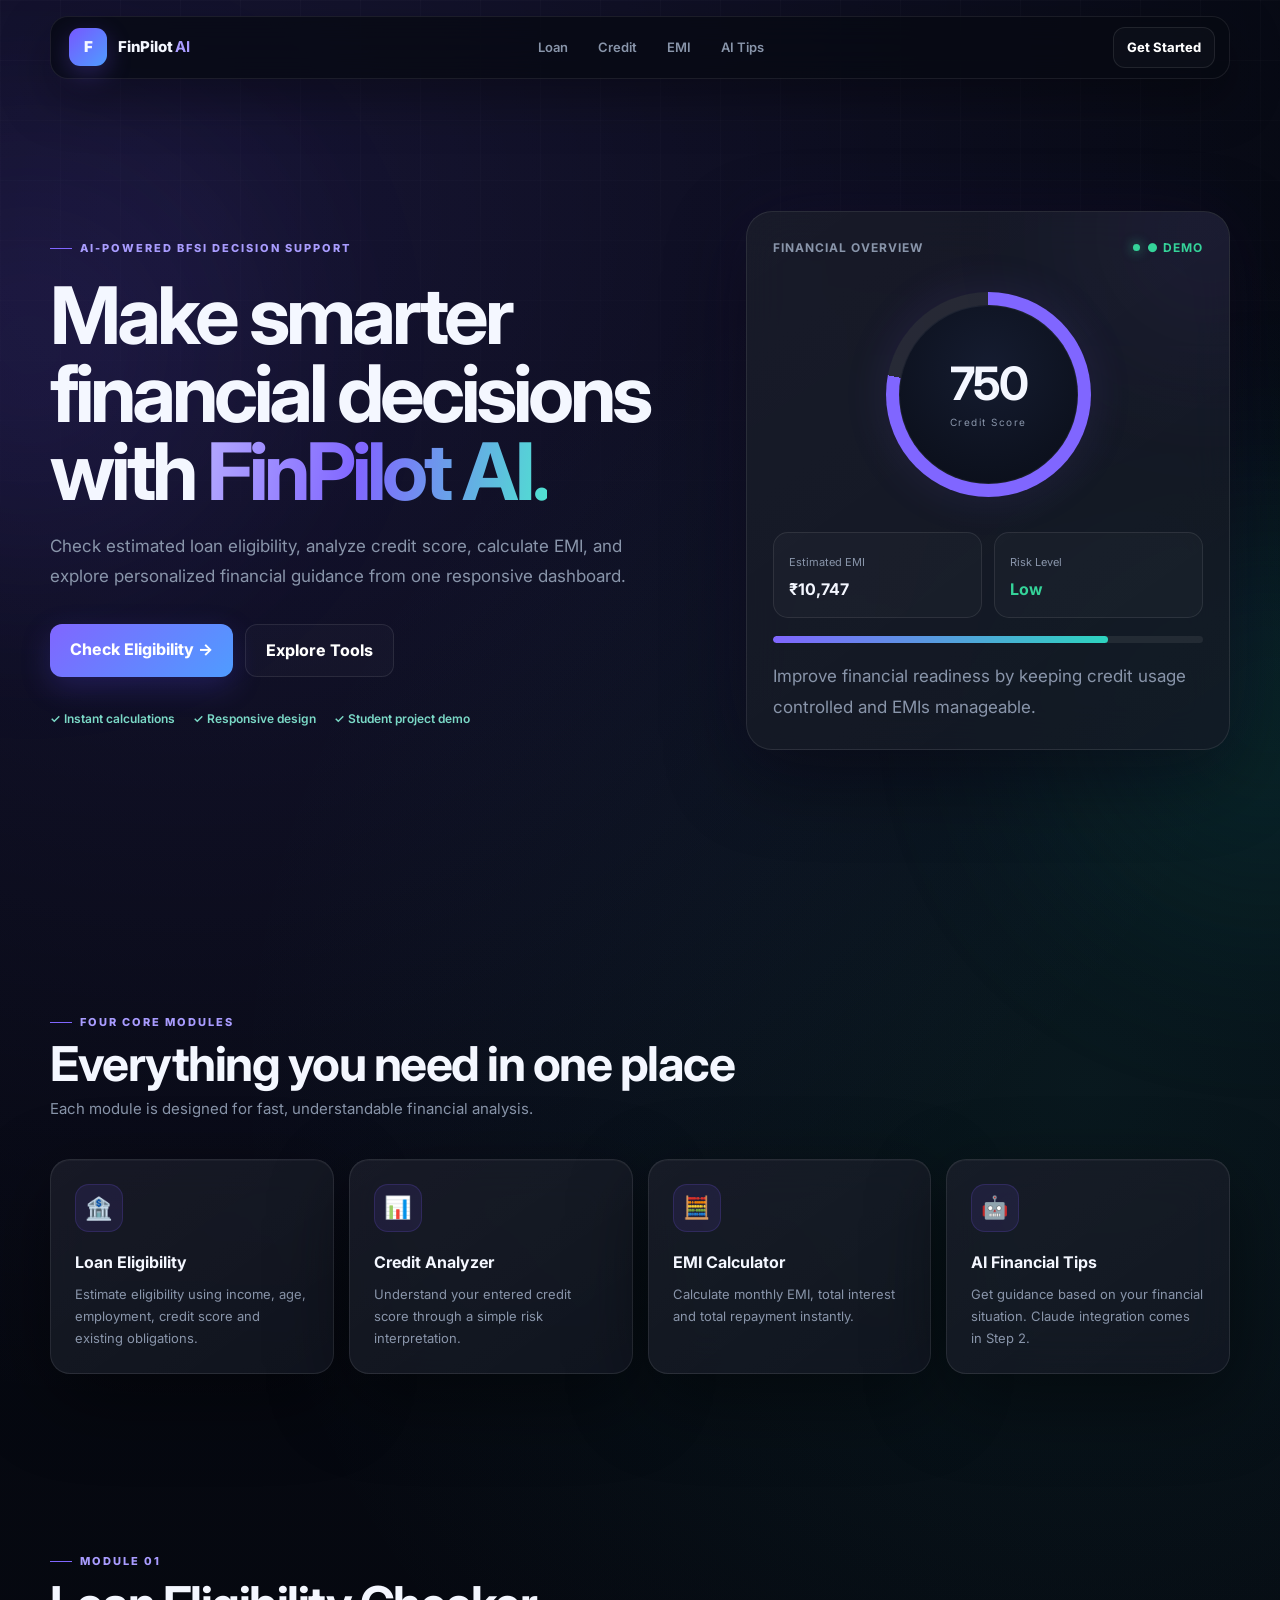
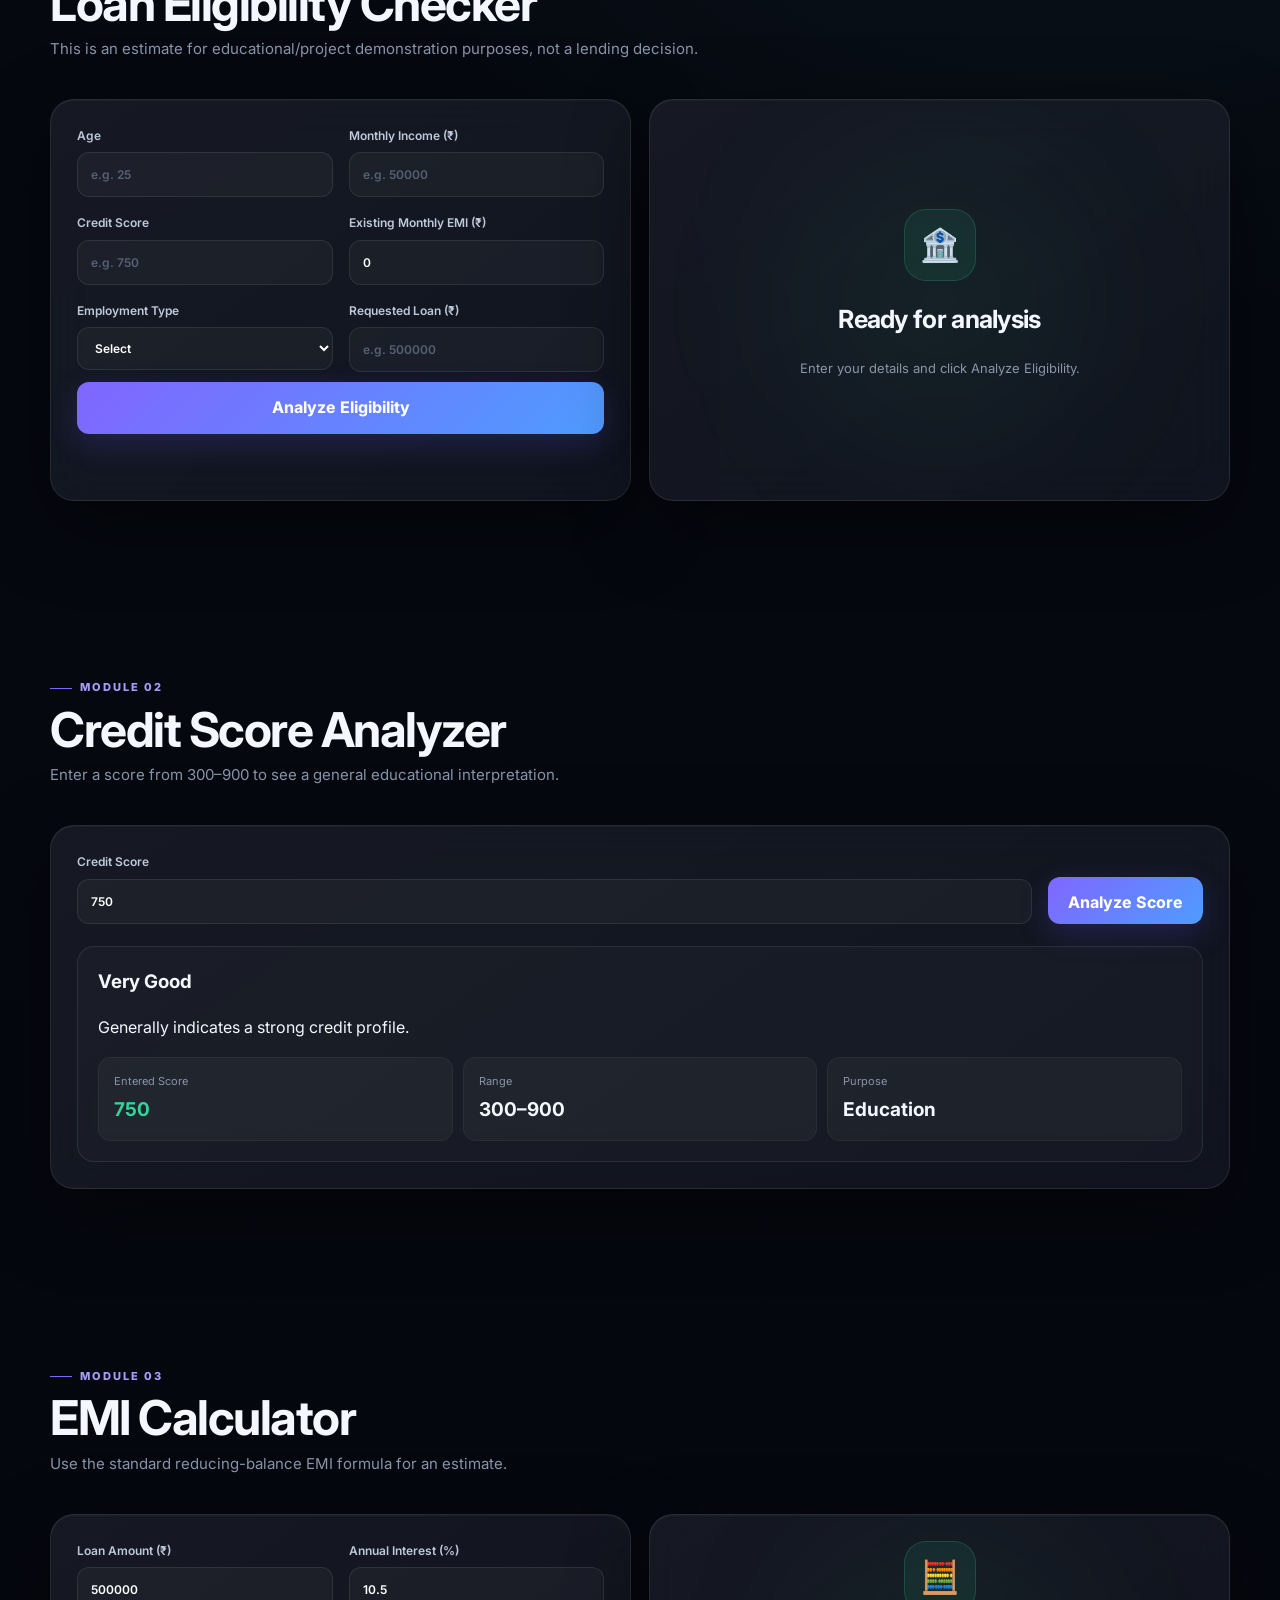
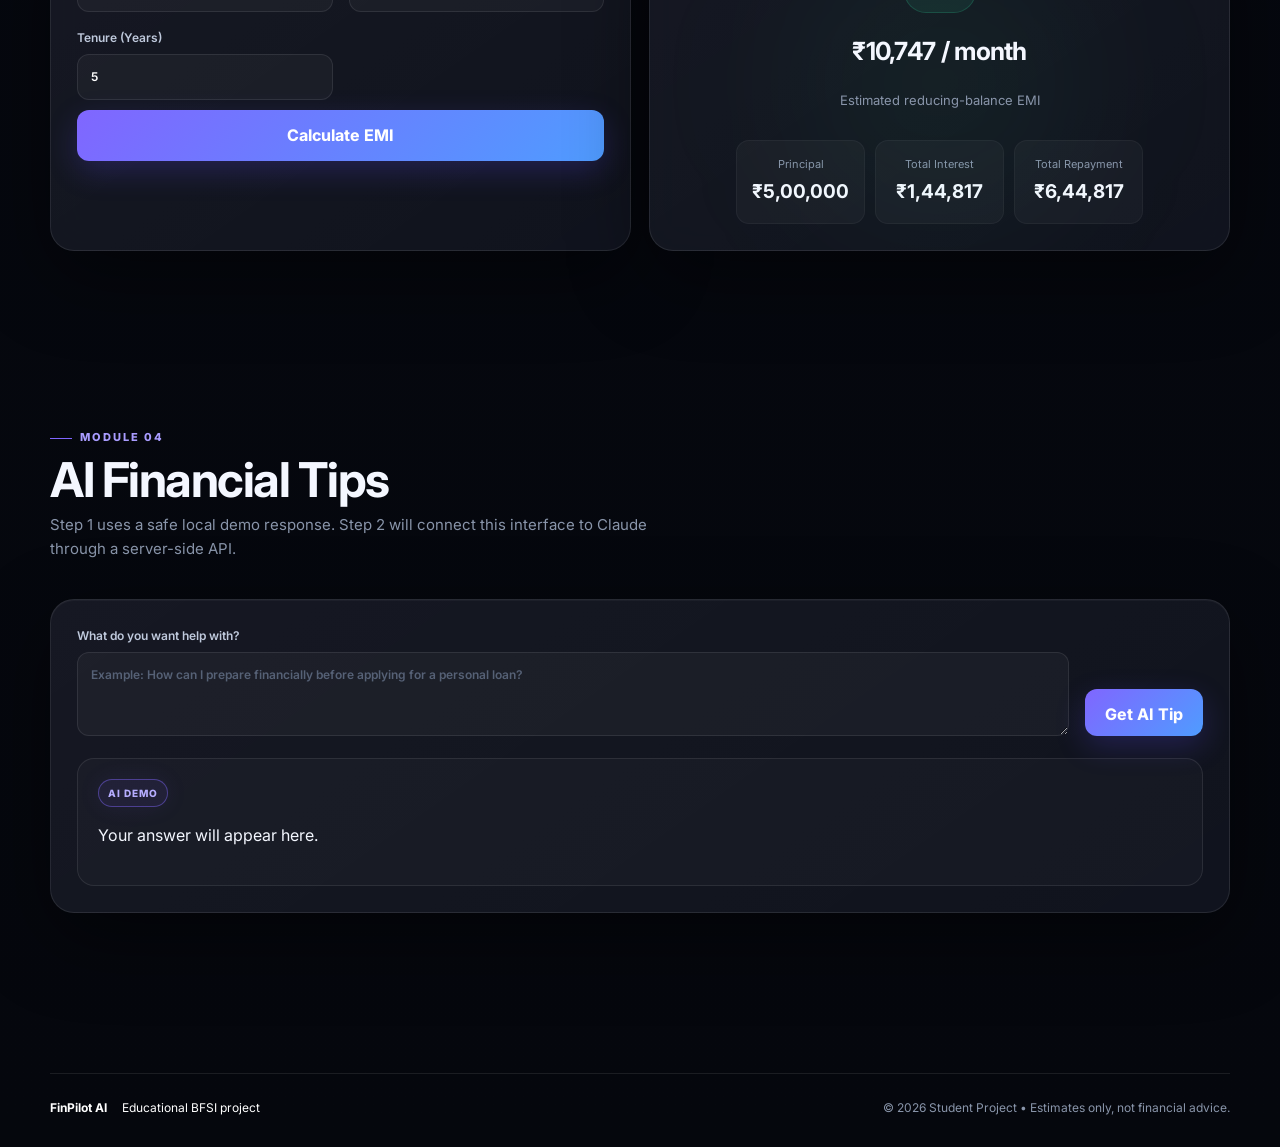
<file: ai-loan-eligibility-checker/index.html>
<!DOCTYPE html>
<html lang="en">
<head>
  <meta charset="UTF-8" />
  <meta name="viewport" content="width=device-width, initial-scale=1.0" />
  <meta name="description" content="AI-powered BFSI financial decision support platform." />
  <title>FinPilot AI | BFSI Financial Tools</title>
  <link rel="preconnect" href="https://fonts.googleapis.com">
  <link rel="preconnect" href="https://fonts.gstatic.com" crossorigin>
  <link href="https://fonts.googleapis.com/css2?family=Inter:wght@400;500;600;700;800&display=swap" rel="stylesheet">
  <link rel="stylesheet" href="css/style.css" />
</head>
<body>
  <div class="bg-orb orb-one"></div>
  <div class="bg-orb orb-two"></div>

  <header class="navbar glass">
    <a class="brand" href="#home"><span class="brand-mark">F</span><span>FinPilot <b>AI</b></span></a>
    <nav>
      <a href="#loan">Loan</a>
      <a href="#credit">Credit</a>
      <a href="#emi">EMI</a>
      <a href="#tips">AI Tips</a>
    </nav>
    <a class="btn btn-small btn-outline" href="#loan">Get Started</a>
  </header>

  <main id="home">
    <section class="hero section">
      <div class="hero-copy">
        <span class="eyebrow">AI-POWERED BFSI DECISION SUPPORT</span>
        <h1>Make smarter financial decisions with <span>FinPilot AI.</span></h1>
        <p>Check estimated loan eligibility, analyze credit score, calculate EMI, and explore personalized financial guidance from one responsive dashboard.</p>
        <div class="hero-actions">
          <a class="btn btn-primary" href="#loan">Check Eligibility <span>→</span></a>
          <a class="btn btn-outline" href="#tools">Explore Tools</a>
        </div>
        <div class="trust-row">
          <span>✓ Instant calculations</span>
          <span>✓ Responsive design</span>
          <span>✓ Student project demo</span>
        </div>
      </div>
      <div class="hero-card glass">
        <div class="hero-card-top"><span>Financial Overview</span><span class="live-dot">● Demo</span></div>
        <div class="score-ring"><div><strong id="heroScore">750</strong><small>Credit Score</small></div></div>
        <div class="mini-grid">
          <div><small>Estimated EMI</small><strong id="heroEmi">₹10,849</strong></div>
          <div><small>Risk Level</small><strong class="success">Low</strong></div>
        </div>
        <div class="progress"><span style="width: 78%"></span></div>
        <p class="muted">Improve financial readiness by keeping credit usage controlled and EMIs manageable.</p>
      </div>
    </section>

    <section id="tools" class="section">
      <div class="section-heading">
        <span class="eyebrow">FOUR CORE MODULES</span>
        <h2>Everything you need in one place</h2>
        <p>Each module is designed for fast, understandable financial analysis.</p>
      </div>
      <div class="feature-grid">
        <a class="feature-card glass" href="#loan"><span class="icon">🏦</span><h3>Loan Eligibility</h3><p>Estimate eligibility using income, age, employment, credit score and existing obligations.</p></a>
        <a class="feature-card glass" href="#credit"><span class="icon">📊</span><h3>Credit Analyzer</h3><p>Understand your entered credit score through a simple risk interpretation.</p></a>
        <a class="feature-card glass" href="#emi"><span class="icon">🧮</span><h3>EMI Calculator</h3><p>Calculate monthly EMI, total interest and total repayment instantly.</p></a>
        <a class="feature-card glass" href="#tips"><span class="icon">🤖</span><h3>AI Financial Tips</h3><p>Get guidance based on your financial situation. Claude integration comes in Step 2.</p></a>
      </div>
    </section>

    <section id="loan" class="section tool-section">
      <div class="section-heading"><span class="eyebrow">MODULE 01</span><h2>Loan Eligibility Checker</h2><p>This is an estimate for educational/project demonstration purposes, not a lending decision.</p></div>
      <div class="tool-layout">
        <form id="loanForm" class="glass form-card">
          <div class="form-grid">
            <label>Age<input id="age" type="number" min="18" max="70" placeholder="e.g. 25" required></label>
            <label>Monthly Income (₹)<input id="income" type="number" min="0" placeholder="e.g. 50000" required></label>
            <label>Credit Score<input id="loanCredit" type="number" min="300" max="900" placeholder="e.g. 750" required></label>
            <label>Existing Monthly EMI (₹)<input id="existingEmi" type="number" min="0" value="0" required></label>
            <label>Employment Type<select id="employment" required><option value="">Select</option><option>Salaried</option><option>Self-employed</option><option>Student</option><option>Other</option></select></label>
            <label>Requested Loan (₹)<input id="loanAmount" type="number" min="1000" placeholder="e.g. 500000" required></label>
          </div>
          <button class="btn btn-primary full" type="submit">Analyze Eligibility</button>
          <p id="loanError" class="error" aria-live="polite"></p>
        </form>
        <div id="loanResult" class="glass result-card">
          <span class="result-icon">🏦</span><h3>Ready for analysis</h3>
          <p>Enter your details and click Analyze Eligibility.</p>
        </div>
      </div>
    </section>

    <section id="credit" class="section tool-section">
      <div class="section-heading"><span class="eyebrow">MODULE 02</span><h2>Credit Score Analyzer</h2><p>Enter a score from 300–900 to see a general educational interpretation.</p></div>
      <div class="single-tool glass">
        <div class="input-row"><label>Credit Score<input id="creditInput" type="number" min="300" max="900" value="750"></label><button id="creditBtn" class="btn btn-primary">Analyze Score</button></div>
        <div id="creditResult" class="analysis-box"></div>
      </div>
    </section>

    <section id="emi" class="section tool-section">
      <div class="section-heading"><span class="eyebrow">MODULE 03</span><h2>EMI Calculator</h2><p>Use the standard reducing-balance EMI formula for an estimate.</p></div>
      <div class="tool-layout">
        <div class="glass form-card">
          <div class="form-grid">
            <label>Loan Amount (₹)<input id="emiPrincipal" type="number" min="1" value="500000"></label>
            <label>Annual Interest (%)<input id="emiRate" type="number" min="0" step="0.01" value="10.5"></label>
            <label>Tenure (Years)<input id="emiYears" type="number" min="1" max="30" value="5"></label>
          </div>
          <button id="emiBtn" class="btn btn-primary full">Calculate EMI</button>
        </div>
        <div id="emiResult" class="glass result-card"></div>
      </div>
    </section>

    <section id="tips" class="section tool-section">
      <div class="section-heading"><span class="eyebrow">MODULE 04</span><h2>AI Financial Tips</h2><p>Step 1 uses a safe local demo response. Step 2 will connect this interface to Claude through a server-side API.</p></div>
      <div class="single-tool glass">
        <div class="input-row"><label>What do you want help with?<textarea id="tipQuestion" rows="3" placeholder="Example: How can I prepare financially before applying for a personal loan?"></textarea></label><button id="tipsBtn" class="btn btn-primary">Get AI Tip</button></div>
        <div id="tipsResult" class="analysis-box ai-box"><span class="ai-badge">AI DEMO</span><p>Your answer will appear here.</p></div>
      </div>
    </section>
  </main>

  <footer class="footer">
    <div><strong>FinPilot AI</strong><span>Educational BFSI project</span></div>
    <span>© 2026 Student Project • Estimates only, not financial advice.</span>
  </footer>

<script src="js/app.js" defer></script>
</body>
</html>
</file>
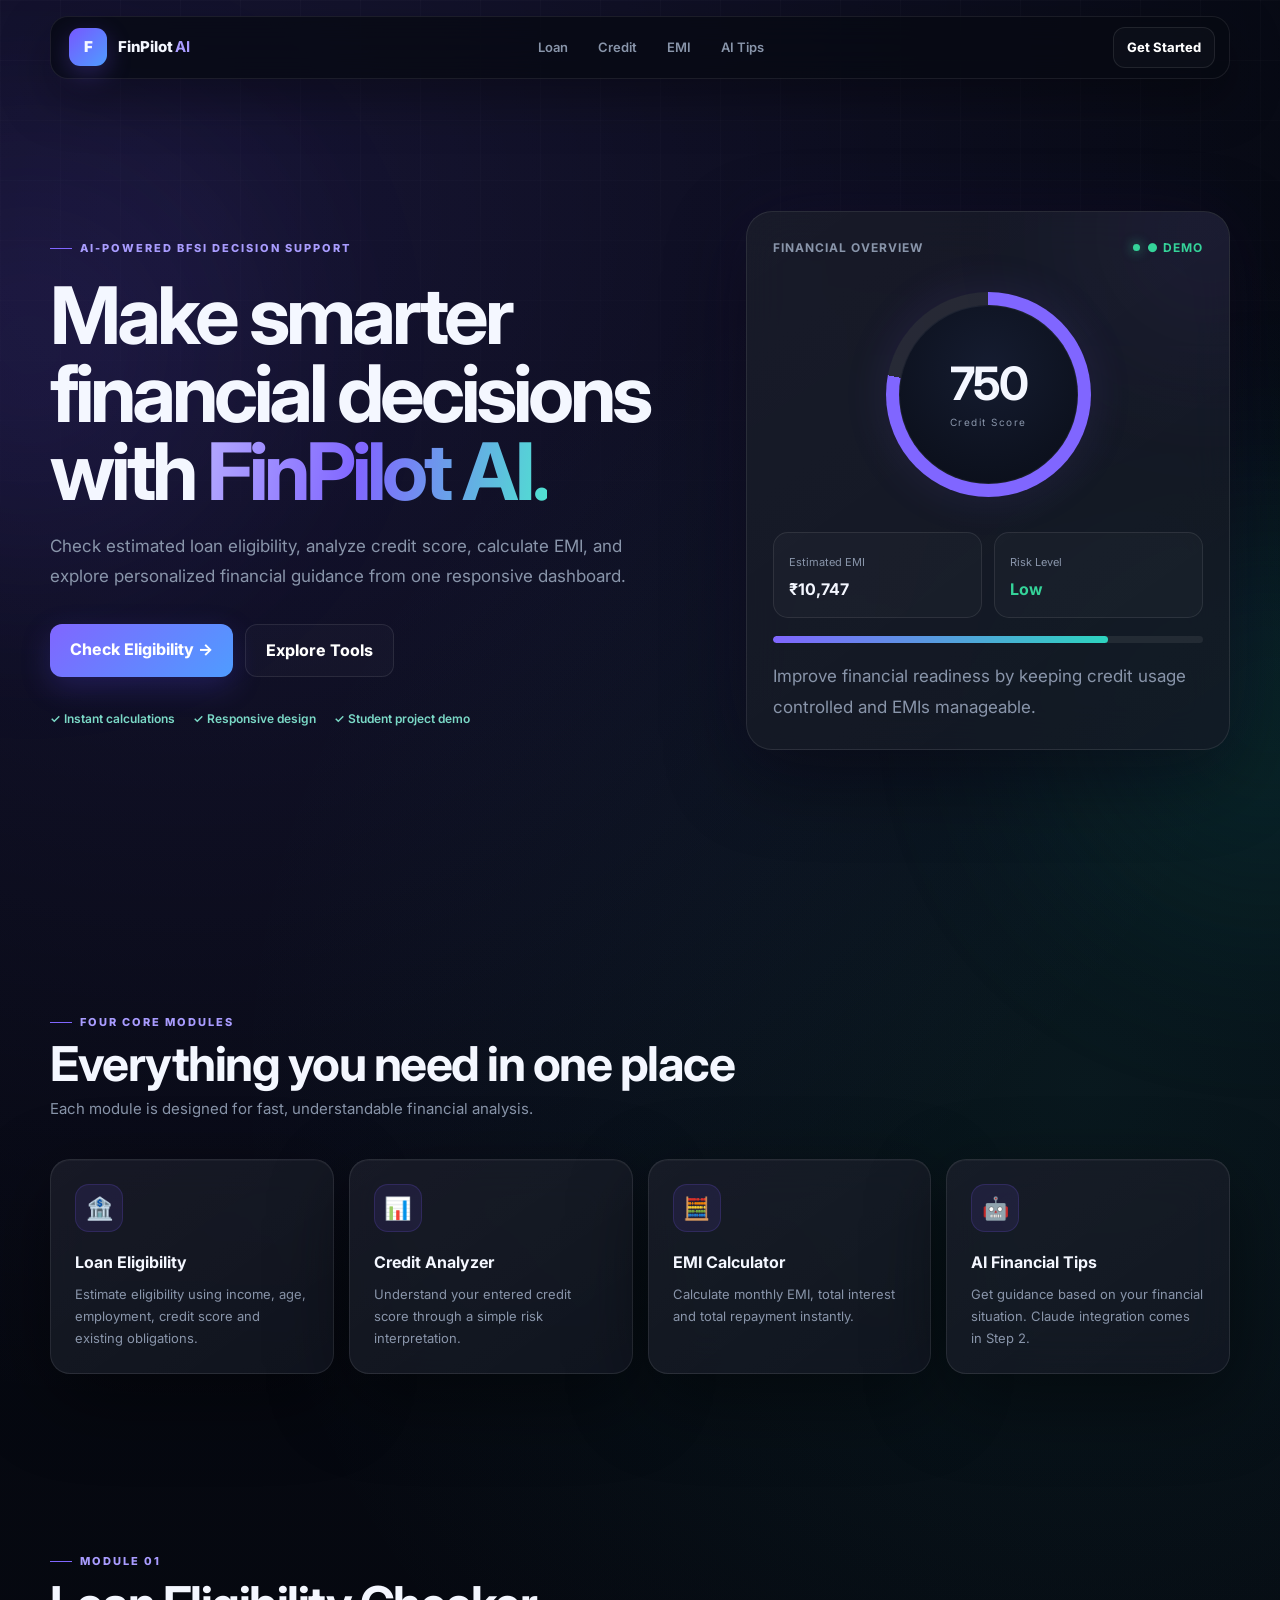
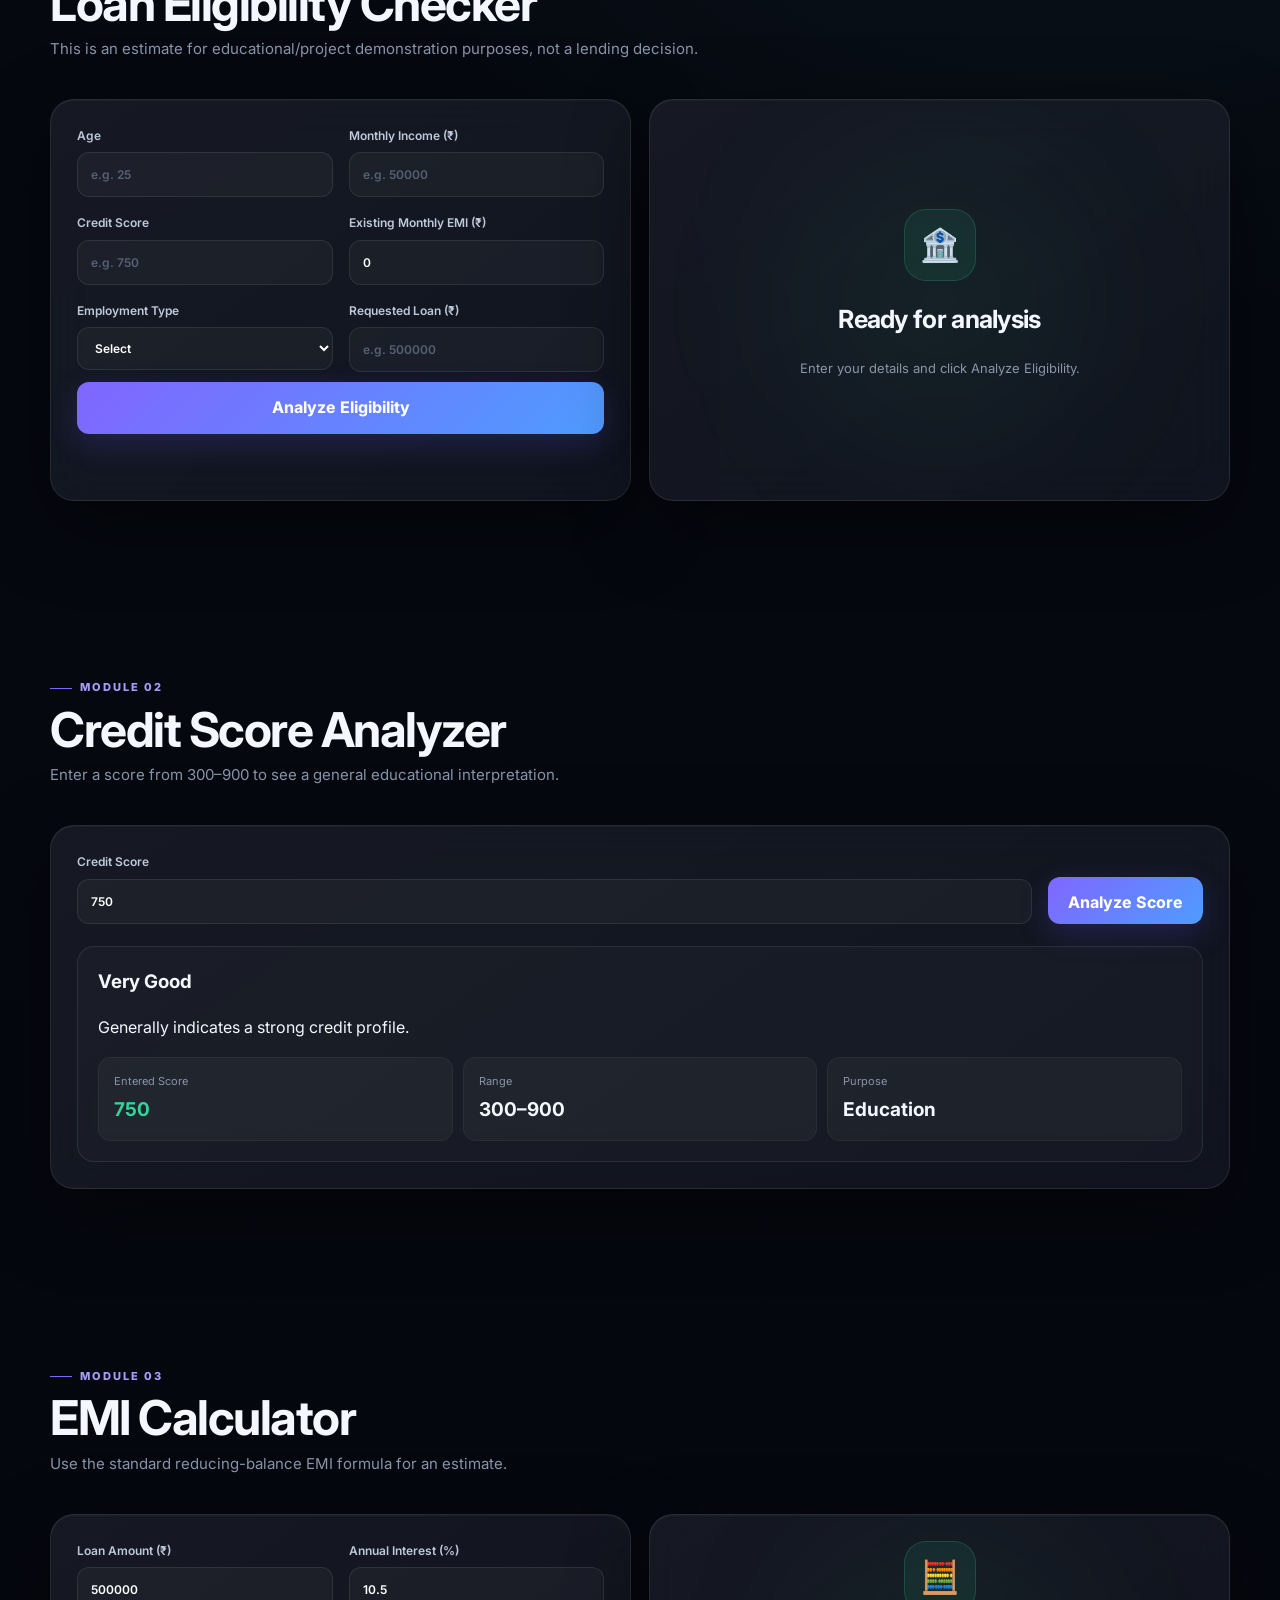
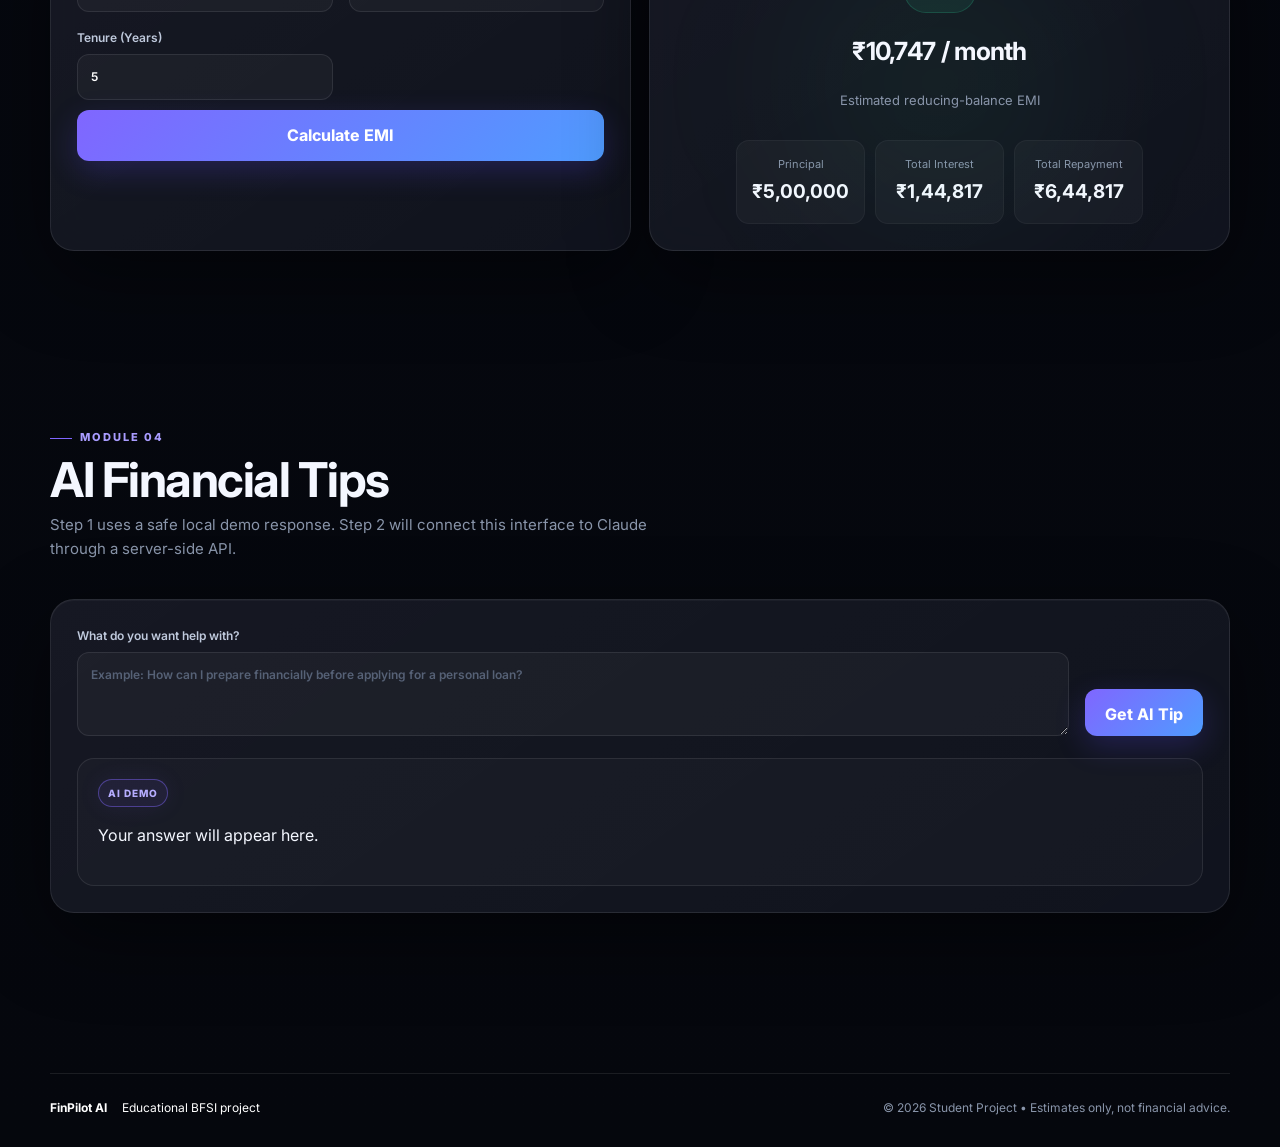
<file: ai-loan-eligibility-checker/ai loan checker.html>
<!DOCTYPE html>
<html lang="en">
<head>
  <meta charset="UTF-8" />
  <meta name="viewport" content="width=device-width, initial-scale=1.0" />
  <meta name="description" content="AI-powered BFSI financial decision support platform." />
  <title>FinPilot AI | BFSI Financial Tools</title>
  <link rel="preconnect" href="https://fonts.googleapis.com">
  <link rel="preconnect" href="https://fonts.gstatic.com" crossorigin>
  <link href="https://fonts.googleapis.com/css2?family=Inter:wght@400;500;600;700;800&display=swap" rel="stylesheet">
  <link rel="stylesheet" href="css/style.css" />
</head>
<body>
  <div class="bg-orb orb-one"></div>
  <div class="bg-orb orb-two"></div>

  <header class="navbar glass">
    <a class="brand" href="#home"><span class="brand-mark">F</span><span>FinPilot <b>AI</b></span></a>
    <nav>
      <a href="#loan">Loan</a>
      <a href="#credit">Credit</a>
      <a href="#emi">EMI</a>
      <a href="#tips">AI Tips</a>
    </nav>
    <a class="btn btn-small btn-outline" href="#loan">Get Started</a>
  </header>

  <main id="home">
    <section class="hero section">
      <div class="hero-copy">
        <span class="eyebrow">AI-POWERED BFSI DECISION SUPPORT</span>
        <h1>Make smarter financial decisions with <span>FinPilot AI.</span></h1>
        <p>Check estimated loan eligibility, analyze credit score, calculate EMI, and explore personalized financial guidance from one responsive dashboard.</p>
        <div class="hero-actions">
          <a class="btn btn-primary" href="#loan">Check Eligibility <span>→</span></a>
          <a class="btn btn-outline" href="#tools">Explore Tools</a>
        </div>
        <div class="trust-row">
          <span>✓ Instant calculations</span>
          <span>✓ Responsive design</span>
          <span>✓ Student project demo</span>
        </div>
      </div>
      <div class="hero-card glass">
        <div class="hero-card-top"><span>Financial Overview</span><span class="live-dot">● Demo</span></div>
        <div class="score-ring"><div><strong id="heroScore">750</strong><small>Credit Score</small></div></div>
        <div class="mini-grid">
          <div><small>Estimated EMI</small><strong id="heroEmi">₹10,849</strong></div>
          <div><small>Risk Level</small><strong class="success">Low</strong></div>
        </div>
        <div class="progress"><span style="width: 78%"></span></div>
        <p class="muted">Improve financial readiness by keeping credit usage controlled and EMIs manageable.</p>
      </div>
    </section>

    <section id="tools" class="section">
      <div class="section-heading">
        <span class="eyebrow">FOUR CORE MODULES</span>
        <h2>Everything you need in one place</h2>
        <p>Each module is designed for fast, understandable financial analysis.</p>
      </div>
      <div class="feature-grid">
        <a class="feature-card glass" href="#loan"><span class="icon">🏦</span><h3>Loan Eligibility</h3><p>Estimate eligibility using income, age, employment, credit score and existing obligations.</p></a>
        <a class="feature-card glass" href="#credit"><span class="icon">📊</span><h3>Credit Analyzer</h3><p>Understand your entered credit score through a simple risk interpretation.</p></a>
        <a class="feature-card glass" href="#emi"><span class="icon">🧮</span><h3>EMI Calculator</h3><p>Calculate monthly EMI, total interest and total repayment instantly.</p></a>
        <a class="feature-card glass" href="#tips"><span class="icon">🤖</span><h3>AI Financial Tips</h3><p>Get guidance based on your financial situation. Claude integration comes in Step 2.</p></a>
      </div>
    </section>

    <section id="loan" class="section tool-section">
      <div class="section-heading"><span class="eyebrow">MODULE 01</span><h2>Loan Eligibility Checker</h2><p>This is an estimate for educational/project demonstration purposes, not a lending decision.</p></div>
      <div class="tool-layout">
        <form id="loanForm" class="glass form-card">
          <div class="form-grid">
            <label>Age<input id="age" type="number" min="18" max="70" placeholder="e.g. 25" required></label>
            <label>Monthly Income (₹)<input id="income" type="number" min="0" placeholder="e.g. 50000" required></label>
            <label>Credit Score<input id="loanCredit" type="number" min="300" max="900" placeholder="e.g. 750" required></label>
            <label>Existing Monthly EMI (₹)<input id="existingEmi" type="number" min="0" value="0" required></label>
            <label>Employment Type<select id="employment" required><option value="">Select</option><option>Salaried</option><option>Self-employed</option><option>Student</option><option>Other</option></select></label>
            <label>Requested Loan (₹)<input id="loanAmount" type="number" min="1000" placeholder="e.g. 500000" required></label>
          </div>
          <button class="btn btn-primary full" type="submit">Analyze Eligibility</button>
          <p id="loanError" class="error" aria-live="polite"></p>
        </form>
        <div id="loanResult" class="glass result-card">
          <span class="result-icon">🏦</span><h3>Ready for analysis</h3>
          <p>Enter your details and click Analyze Eligibility.</p>
        </div>
      </div>
    </section>

    <section id="credit" class="section tool-section">
      <div class="section-heading"><span class="eyebrow">MODULE 02</span><h2>Credit Score Analyzer</h2><p>Enter a score from 300–900 to see a general educational interpretation.</p></div>
      <div class="single-tool glass">
        <div class="input-row"><label>Credit Score<input id="creditInput" type="number" min="300" max="900" value="750"></label><button id="creditBtn" class="btn btn-primary">Analyze Score</button></div>
        <div id="creditResult" class="analysis-box"></div>
      </div>
    </section>

    <section id="emi" class="section tool-section">
      <div class="section-heading"><span class="eyebrow">MODULE 03</span><h2>EMI Calculator</h2><p>Use the standard reducing-balance EMI formula for an estimate.</p></div>
      <div class="tool-layout">
        <div class="glass form-card">
          <div class="form-grid">
            <label>Loan Amount (₹)<input id="emiPrincipal" type="number" min="1" value="500000"></label>
            <label>Annual Interest (%)<input id="emiRate" type="number" min="0" step="0.01" value="10.5"></label>
            <label>Tenure (Years)<input id="emiYears" type="number" min="1" max="30" value="5"></label>
          </div>
          <button id="emiBtn" class="btn btn-primary full">Calculate EMI</button>
        </div>
        <div id="emiResult" class="glass result-card"></div>
      </div>
    </section>

    <section id="tips" class="section tool-section">
      <div class="section-heading"><span class="eyebrow">MODULE 04</span><h2>AI Financial Tips</h2><p>Step 1 uses a safe local demo response. Step 2 will connect this interface to Claude through a server-side API.</p></div>
      <div class="single-tool glass">
        <div class="input-row"><label>What do you want help with?<textarea id="tipQuestion" rows="3" placeholder="Example: How can I prepare financially before applying for a personal loan?"></textarea></label><button id="tipsBtn" class="btn btn-primary">Get AI Tip</button></div>
        <div id="tipsResult" class="analysis-box ai-box"><span class="ai-badge">AI DEMO</span><p>Your answer will appear here.</p></div>
      </div>
    </section>
  </main>

  <footer class="footer">
    <div><strong>FinPilot AI</strong><span>Educational BFSI project</span></div>
    <span>© 2026 Student Project • Estimates only, not financial advice.</span>
  </footer>

  <script src="js/app.js"></script>
</body>
</html>
</file>
<file: ai-loan-eligibility-checker/css/style.css>
/* =========================================================
   FINPILOT AI — PREMIUM FINTECH UI
   ========================================================= */

:root {
  --bg: #05070d;
  --bg-2: #080c15;
  --panel: rgba(14, 19, 31, 0.72);
  --panel-strong: rgba(17, 23, 38, 0.92);

  --border: rgba(255, 255, 255, 0.09);
  --border-hover: rgba(124, 92, 255, 0.42);

  --text: #f4f7ff;
  --muted: #8995aa;
  --muted-2: #667287;

  --primary: #8066ff;
  --primary-2: #4f9cff;
  --cyan: #2dd4bf;

  --success: #35d399;
  --danger: #fb7185;
  --warning: #fbbf24;

  --radius-lg: 24px;
  --radius-md: 18px;
  --radius-sm: 12px;

  --shadow:
    0 25px 80px rgba(0, 0, 0, 0.45);

  --glow:
    0 0 50px rgba(124, 92, 255, 0.12);
}

* {
  box-sizing: border-box;
}

html {
  scroll-behavior: smooth;
  scroll-padding-top: 100px;
}

body {
  margin: 0;
  min-height: 100vh;
  overflow-x: hidden;

  background:
    radial-gradient(
      circle at 15% 5%,
      rgba(124, 92, 255, 0.14),
      transparent 28%
    ),
    radial-gradient(
      circle at 85% 25%,
      rgba(45, 212, 191, 0.08),
      transparent 25%
    ),
    linear-gradient(180deg, #060912 0%, #05070d 100%);

  color: var(--text);
  font-family:
    Inter,
    ui-sans-serif,
    system-ui,
    -apple-system,
    BlinkMacSystemFont,
    "Segoe UI",
    sans-serif;

  line-height: 1.6;
}

/* =========================================================
   BACKGROUND
   ========================================================= */

body::before {
  content: "";
  position: fixed;
  inset: 0;
  pointer-events: none;
  z-index: -2;

  background-image:
    linear-gradient(
      rgba(255, 255, 255, 0.018) 1px,
      transparent 1px
    ),
    linear-gradient(
      90deg,
      rgba(255, 255, 255, 0.018) 1px,
      transparent 1px
    );

  background-size: 60px 60px;

  mask-image: linear-gradient(
    to bottom,
    black,
    transparent 80%
  );
}

.bg-orb {
  position: fixed;

  width: 420px;
  height: 420px;

  border-radius: 50%;

  filter: blur(120px);
  opacity: 0.11;

  pointer-events: none;

  z-index: -1;

  animation: floatingOrb 10s ease-in-out infinite alternate;
}

.orb-one {
  background: #7658ff;
  left: -180px;
  top: 15%;
}

.orb-two {
  background: #19d5c0;
  right: -200px;
  top: 55%;
  animation-delay: -4s;
}

@keyframes floatingOrb {
  from {
    transform: translateY(0);
  }

  to {
    transform: translateY(-40px);
  }
}

/* =========================================================
   GLOBAL
   ========================================================= */

a {
  color: inherit;
  text-decoration: none;
}

button,
input,
select,
textarea {
  font: inherit;
}

.glass {
  background:
    linear-gradient(
      145deg,
      rgba(255, 255, 255, 0.045),
      rgba(255, 255, 255, 0.018)
    ),
    var(--panel);

  border: 1px solid var(--border);

  box-shadow:
    var(--shadow),
    inset 0 1px rgba(255, 255, 255, 0.035);

  backdrop-filter: blur(22px);
  -webkit-backdrop-filter: blur(22px);
}

/* =========================================================
   NAVBAR
   ========================================================= */

.navbar {
  position: sticky;
  top: 16px;
  z-index: 100;

  width: min(1180px, calc(100% - 32px));

  margin: 16px auto;

  padding: 10px 14px 10px 18px;

  min-height: 62px;

  display: flex;
  align-items: center;
  justify-content: space-between;

  border-radius: 18px;

  background:
    rgba(7, 10, 18, 0.78);

  border: 1px solid rgba(255, 255, 255, 0.08);

  box-shadow:
    0 20px 50px rgba(0, 0, 0, 0.35);

  backdrop-filter: blur(20px);
}

.brand {
  display: flex;
  align-items: center;
  gap: 11px;

  font-size: 15px;
  font-weight: 800;
  letter-spacing: -0.2px;
}

.brand b {
  color: #a99cff;
}

.brand-mark {
  width: 38px;
  height: 38px;

  display: grid;
  place-items: center;

  border-radius: 11px;

  background:
    linear-gradient(
      135deg,
      #7658ff,
      #4f9cff
    );

  box-shadow:
    0 8px 25px rgba(118, 88, 255, 0.28);

  font-weight: 900;

  transition: 0.25s ease;
}

.brand:hover .brand-mark {
  transform: rotate(-5deg) scale(1.05);
}

.navbar nav {
  display: flex;
  align-items: center;
  gap: 30px;

  color: var(--muted);

  font-size: 13px;
  font-weight: 600;
}

.navbar nav a {
  position: relative;
  transition: 0.2s ease;
}

.navbar nav a::after {
  content: "";

  position: absolute;

  left: 0;
  right: 0;
  bottom: -8px;

  height: 2px;

  background: var(--primary);

  transform: scaleX(0);
  transform-origin: center;

  transition: 0.2s ease;
}

.navbar nav a:hover {
  color: #fff;
}

.navbar nav a:hover::after {
  transform: scaleX(1);
}

/* =========================================================
   SECTIONS
   ========================================================= */

.section {
  width: min(1180px, calc(100% - 32px));

  margin: auto;

  padding: 100px 0;
}

.section-heading {
  margin-bottom: 38px;
}

.section-heading h2 {
  margin: 8px 0;

  font-size: clamp(32px, 4vw, 48px);

  line-height: 1.05;

  letter-spacing: -1.5px;
}

.section-heading p {
  margin: 0;

  max-width: 650px;

  color: var(--muted);

  font-size: 15px;
}

.eyebrow {
  display: inline-flex;
  align-items: center;
  gap: 8px;

  color: #a99cff;

  font-size: 11px;
  font-weight: 800;

  letter-spacing: 2px;
  text-transform: uppercase;
}

.eyebrow::before {
  content: "";

  width: 22px;
  height: 1px;

  background: var(--primary);
}

/* =========================================================
   HERO
   ========================================================= */

.hero {
  min-height: calc(100vh - 90px);

  display: grid;

  grid-template-columns:
    minmax(0, 1.12fr)
    minmax(360px, 0.88fr);

  align-items: center;

  gap: 80px;

  padding-top: 60px;
}

.hero > div:first-child {
  animation: heroIn 0.75s ease both;
}

@keyframes heroIn {
  from {
    opacity: 0;
    transform: translateY(25px);
  }

  to {
    opacity: 1;
    transform: translateY(0);
  }
}

.hero h1 {
  max-width: 760px;

  margin: 20px 0;

  font-size: clamp(46px, 6.2vw, 82px);

  line-height: 0.98;

  letter-spacing: -4px;
}

.hero h1 span {
  background:
    linear-gradient(
      100deg,
      #b3a8ff,
      #8066ff 45%,
      #4fe3d0
    );

  -webkit-background-clip: text;
  background-clip: text;

  color: transparent;
}

.hero p {
  max-width: 650px;

  margin: 0;

  color: var(--muted);

  font-size: 17px;
  line-height: 1.8;
}

.hero-actions {
  display: flex;
  gap: 12px;

  margin: 32px 0;
}

.btn {
  position: relative;

  border: 0;
  border-radius: 12px;

  padding: 13px 20px;

  color: #fff;

  font-weight: 750;

  cursor: pointer;

  transition:
    transform 0.2s ease,
    box-shadow 0.2s ease,
    border-color 0.2s ease,
    background 0.2s ease;
}

.btn:hover {
  transform: translateY(-2px);
}

.btn:active {
  transform: translateY(0);
}

.btn-primary {
  background:
    linear-gradient(
      135deg,
      #8066ff,
      #4f9cff
    );

  box-shadow:
    0 10px 30px rgba(96, 76, 255, 0.22);
}

.btn-primary:hover {
  box-shadow:
    0 15px 40px rgba(96, 76, 255, 0.35);
}

.btn-outline {
  border: 1px solid var(--border);

  background:
    rgba(255, 255, 255, 0.025);
}

.btn-outline:hover {
  border-color: var(--border-hover);

  background:
    rgba(124, 92, 255, 0.08);
}

.btn-small {
  padding: 9px 13px;

  font-size: 13px;
}

.full {
  width: 100%;
  margin-top: 10px;
}

.trust-row {
  display: flex;
  flex-wrap: wrap;
  gap: 18px;

  color: #7bd9c7;

  font-size: 12px;
  font-weight: 600;
}

/* =========================================================
   HERO DASHBOARD CARD
   ========================================================= */

.hero-card {
  position: relative;

  padding: 26px;

  border-radius: 26px;

  overflow: hidden;

  animation:
    heroCardIn 0.8s ease 0.1s both;

  box-shadow:
    var(--shadow),
    0 0 80px rgba(124, 92, 255, 0.07);
}

.hero-card::before {
  content: "";

  position: absolute;

  width: 240px;
  height: 240px;

  right: -100px;
  top: -100px;

  border-radius: 50%;

  background: #8066ff;

  filter: blur(90px);

  opacity: 0.1;
}

@keyframes heroCardIn {
  from {
    opacity: 0;
    transform: translateY(25px) scale(0.97);
  }

  to {
    opacity: 1;
    transform: translateY(0) scale(1);
  }
}

.hero-card-top {
  position: relative;
  z-index: 1;

  display: flex;
  justify-content: space-between;
  align-items: center;

  color: var(--muted);

  font-size: 12px;
  font-weight: 700;

  text-transform: uppercase;
  letter-spacing: 1px;
}

.live-dot {
  color: var(--success);

  display: flex;
  align-items: center;
  gap: 7px;
}

.live-dot::before {
  content: "";

  width: 7px;
  height: 7px;

  border-radius: 50%;

  background: var(--success);

  box-shadow:
    0 0 12px rgba(53, 211, 153, 0.8);
}

/* =========================================================
   SCORE RING
   ========================================================= */

.score-ring {
  width: 205px;
  height: 205px;

  margin: 35px auto;

  display: grid;
  place-items: center;

  border-radius: 50%;

  background:
    conic-gradient(
      #8066ff 0 78%,
      rgba(255, 255, 255, 0.07) 78% 100%
    );

  position: relative;

  box-shadow:
    0 0 45px rgba(124, 92, 255, 0.12);

  animation: ringGlow 3s ease-in-out infinite alternate;
}

@keyframes ringGlow {
  from {
    box-shadow:
      0 0 20px rgba(124, 92, 255, 0.08);
  }

  to {
    box-shadow:
      0 0 50px rgba(124, 92, 255, 0.22);
  }
}

.score-ring::after {
  content: "";

  position: absolute;
  inset: 13px;

  border-radius: 50%;

  background:
    radial-gradient(
      circle at 50% 35%,
      #151c30,
      #090d17
    );

  border: 1px solid rgba(255, 255, 255, 0.06);
}

.score-ring div {
  position: relative;
  z-index: 2;

  text-align: center;
}

.score-ring strong {
  display: block;

  font-size: 46px;
  line-height: 1;

  letter-spacing: -2px;
}

.score-ring small {
  display: block;

  margin-top: 8px;

  color: var(--muted);

  font-size: 10px;

  letter-spacing: 1.5px;
}

/* =========================================================
   MINI METRICS
   ========================================================= */

.mini-grid {
  display: grid;

  grid-template-columns: 1fr 1fr;

  gap: 12px;
}

.mini-grid > div {
  padding: 15px;

  border-radius: 15px;

  border: 1px solid var(--border);

  background:
    rgba(255, 255, 255, 0.025);

  transition: 0.2s ease;
}

.mini-grid > div:hover {
  transform: translateY(-2px);

  border-color:
    rgba(124, 92, 255, 0.28);

  background:
    rgba(255, 255, 255, 0.045);
}

.mini-grid small {
  color: var(--muted);

  font-size: 11px;
}

.mini-grid strong {
  display: block;

  margin-top: 3px;

  font-size: 16px;
}

.success {
  color: var(--success);
}

.muted {
  color: var(--muted);

  font-size: 13px;
}

/* =========================================================
   PROGRESS
   ========================================================= */

.progress {
  height: 7px;

  margin: 18px 0;

  overflow: hidden;

  border-radius: 20px;

  background:
    rgba(255, 255, 255, 0.07);
}

.progress span {
  display: block;

  width: 100%;
  height: 100%;

  border-radius: inherit;

  background:
    linear-gradient(
      90deg,
      #8066ff,
      #2dd4bf
    );

  transform-origin: left;

  animation: progressLoad 1.2s ease both;
}

@keyframes progressLoad {
  from {
    transform: scaleX(0);
  }

  to {
    transform: scaleX(1);
  }
}

/* =========================================================
   FEATURE GRID
   ========================================================= */

.feature-grid {
  display: grid;

  grid-template-columns:
    repeat(4, 1fr);

  gap: 15px;
}

.feature-card {
  position: relative;

  min-height: 205px;

  padding: 24px;

  border-radius: 20px;

  overflow: hidden;

  transition:
    transform 0.25s ease,
    border-color 0.25s ease,
    background 0.25s ease;
}

.feature-card::before {
  content: "";

  position: absolute;

  inset: 0;

  background:
    radial-gradient(
      circle at 100% 0%,
      rgba(124, 92, 255, 0.15),
      transparent 50%
    );

  opacity: 0;

  transition: 0.25s ease;
}

.feature-card:hover {
  transform: translateY(-7px);

  border-color:
    rgba(124, 92, 255, 0.35);

  box-shadow:
    0 20px 50px rgba(0, 0, 0, 0.25);
}

.feature-card:hover::before {
  opacity: 1;
}

.icon {
  position: relative;

  display: inline-grid;
  place-items: center;

  width: 48px;
  height: 48px;

  border-radius: 14px;

  background:
    rgba(124, 92, 255, 0.1);

  border:
    1px solid rgba(124, 92, 255, 0.18);

  font-size: 22px;
}

.feature-card h3 {
  margin: 18px 0 7px;

  font-size: 16px;
}

.feature-card p {
  margin: 0;

  color: var(--muted);

  font-size: 13px;
  line-height: 1.7;
}

/* =========================================================
   TOOL SECTION
   ========================================================= */

.tool-section {
  padding-top: 70px;
}

.tool-layout {
  display: grid;

  grid-template-columns:
    minmax(0, 1fr)
    minmax(0, 1fr);

  gap: 18px;
}

.form-card,
.result-card,
.single-tool {
  border-radius: var(--radius-lg);

  padding: 26px;
}

.form-card,
.result-card,
.single-tool {
  transition:
    border-color 0.25s ease,
    box-shadow 0.25s ease,
    transform 0.25s ease;
}

.form-card:hover,
.result-card:hover,
.single-tool:hover {
  border-color:
    rgba(124, 92, 255, 0.25);
}

/* =========================================================
   FORM
   ========================================================= */

.form-grid {
  display: grid;

  grid-template-columns:
    1fr 1fr;

  gap: 16px;
}

.form-grid label,
.input-row label {
  display: flex;
  flex-direction: column;

  gap: 7px;

  color: #bfc9dc;

  font-size: 12px;
  font-weight: 600;
}

input,
select,
textarea {
  width: 100%;

  border: 1px solid var(--border);

  border-radius: 12px;

  background:
    rgba(255, 255, 255, 0.035);

  color: #fff;

  padding: 12px 13px;

  outline: none;

  transition:
    border-color 0.2s ease,
    box-shadow 0.2s ease,
    background 0.2s ease,
    transform 0.2s ease;
}

input::placeholder,
textarea::placeholder {
  color: #566176;
}

input:hover,
select:hover,
textarea:hover {
  background:
    rgba(255, 255, 255, 0.055);
}

input:focus,
select:focus,
textarea:focus {
  border-color:
    rgba(128, 102, 255, 0.8);

  background:
    rgba(128, 102, 255, 0.045);

  box-shadow:
    0 0 0 3px rgba(124, 92, 255, 0.11);
}

select option {
  background: #101624;
}

.error {
  min-height: 18px;

  color: var(--danger);

  font-size: 11px;
}

/* =========================================================
   RESULT CARD
   ========================================================= */

.result-card {
  min-height: 100%;

  display: flex;

  flex-direction: column;

  justify-content: center;

  align-items: center;

  text-align: center;

  position: relative;

  overflow: hidden;
}

.result-card::before {
  content: "";

  position: absolute;

  width: 280px;
  height: 280px;

  background:
    rgba(53, 211, 153, 0.06);

  border-radius: 50%;

  filter: blur(80px);

  pointer-events: none;
}

.result-icon {
  position: relative;
  z-index: 1;

  width: 72px;
  height: 72px;

  display: grid;
  place-items: center;

  border-radius: 22px;

  background:
    rgba(53, 211, 153, 0.09);

  border:
    1px solid rgba(53, 211, 153, 0.2);

  font-size: 32px;

  animation: resultPop 0.45s ease both;
}

@keyframes resultPop {
  from {
    opacity: 0;
    transform: scale(0.7);
  }

  to {
    opacity: 1;
    transform: scale(1);
  }
}

.result-card h3 {
  position: relative;

  margin: 18px 0 6px;

  font-size: 25px;

  letter-spacing: -0.7px;
}

.result-card p {
  position: relative;

  max-width: 440px;

  color: var(--muted);

  font-size: 13px;
}

/* =========================================================
   OTHER TOOLS
   ========================================================= */

.single-tool {
  display: block;
}

.input-row {
  display: grid;

  grid-template-columns:
    1fr auto;

  gap: 16px;

  align-items: end;
}

.input-row .btn {
  height: 47px;

  white-space: nowrap;
}

.analysis-box {
  margin-top: 22px;

  padding: 20px;

  border:
    1px solid var(--border);

  border-radius: 17px;

  background:
    rgba(255, 255, 255, 0.025);
}

.analysis-box h3 {
  margin-top: 0;
}

.metric-grid {
  display: grid;

  grid-template-columns:
    repeat(3, 1fr);

  gap: 10px;

  margin-top: 16px;
}

.metric {
  padding: 15px;

  border-radius: 13px;

  background:
    rgba(255, 255, 255, 0.035);

  border:
    1px solid rgba(255, 255, 255, 0.045);

  transition: 0.2s ease;
}

.metric:hover {
  transform: translateY(-2px);

  background:
    rgba(255, 255, 255, 0.055);
}

.metric small {
  display: block;

  color: var(--muted);

  font-size: 11px;
}

.metric strong {
  display: block;

  margin-top: 4px;

  font-size: 19px;
}

.ai-badge {
  display: inline-flex;

  align-items: center;

  padding: 5px 9px;

  border-radius: 20px;

  border:
    1px solid rgba(128, 102, 255, 0.45);

  color: #b6adff;

  background:
    rgba(128, 102, 255, 0.08);

  font-size: 10px;

  font-weight: 800;

  letter-spacing: 1px;

  box-shadow:
    0 0 25px rgba(128, 102, 255, 0.08);
}

/* =========================================================
   FOOTER
   ========================================================= */

.footer {
  width: min(1180px, calc(100% - 32px));

  margin: 60px auto 30px;

  padding-top: 24px;

  border-top:
    1px solid var(--border);

  display: flex;

  justify-content: space-between;

  gap: 20px;

  color: var(--muted);

  font-size: 12px;
}

.footer div {
  display: flex;

  gap: 15px;

  color: #fff;
}

/* =========================================================
   ACCESSIBILITY
   ========================================================= */

button:focus-visible,
a:focus-visible,
input:focus-visible,
select:focus-visible,
textarea:focus-visible {
  outline:
    2px solid #a99cff;

  outline-offset: 3px;
}

/* =========================================================
   RESPONSIVE — TABLET
   ========================================================= */

@media (max-width: 950px) {

  .hero {
    grid-template-columns: 1fr;

    gap: 50px;

    min-height: auto;

    padding-top: 60px;
  }

  .hero h1 {
    max-width: 850px;
  }

  .hero-card {
    max-width: 620px;

    width: 100%;

    margin: auto;
  }

  .feature-grid {
    grid-template-columns:
      1fr 1fr;
  }

  .tool-layout {
    grid-template-columns: 1fr;
  }

}

/* =========================================================
   RESPONSIVE — MOBILE
   ========================================================= */

@media (max-width: 650px) {

  .navbar {
    top: 8px;

    width: calc(100% - 16px);

    margin: 8px auto;
  }

  .navbar nav {
    display: none;
  }

  .section {
    width: calc(100% - 24px);

    padding: 70px 0;
  }

  .hero {
    padding-top: 40px;
  }

  .hero h1 {
    font-size: 45px;

    letter-spacing: -2.5px;
  }

  .hero p {
    font-size: 15px;
  }

  .hero-actions {
    flex-direction: column;
  }

  .hero-actions .btn {
    width: 100%;
  }

  .feature-grid {
    grid-template-columns: 1fr;
  }

  .form-grid {
    grid-template-columns: 1fr;
  }

  .input-row {
    grid-template-columns: 1fr;
  }

  .input-row .btn {
    width: 100%;
  }

  .metric-grid {
    grid-template-columns: 1fr;
  }

  .hero-card,
  .form-card,
  .result-card,
  .single-tool {
    padding: 20px;
  }

  .score-ring {
    width: 175px;
    height: 175px;
  }

  .score-ring strong {
    font-size: 40px;
  }

  .footer {
    flex-direction: column;
  }
}

/* =========================================================
   REDUCED MOTION
   ========================================================= */

@media (prefers-reduced-motion: reduce) {

  *,
  *::before,
  *::after {
    animation-duration: 0.01ms !important;
    animation-iteration-count: 1 !important;

    transition-duration: 0.01ms !important;

    scroll-behavior: auto !important;
  }

}
</file>
